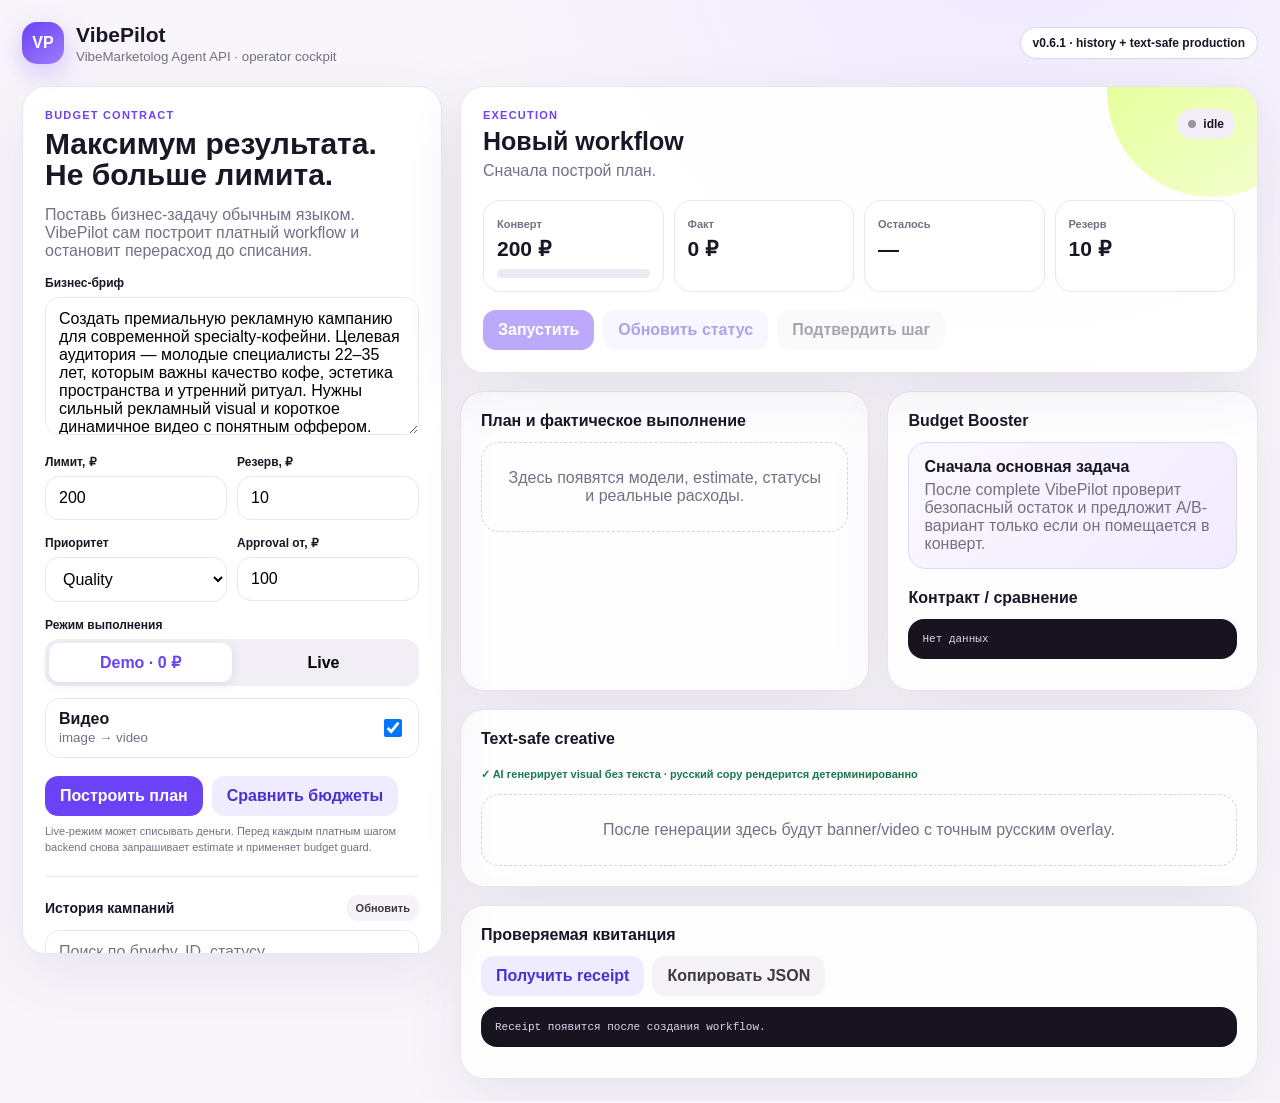
<file: app/pilot.html>
<!doctype html>
<html lang="ru">
<head>
  <meta charset="utf-8">
  <meta name="viewport" content="width=device-width, initial-scale=1">
  <title>VibePilot — budget-aware AI production</title>
  <style>
    :root{--ink:#191625;--muted:#756f84;--line:#e9e4ef;--bg:#f8f6fb;--card:#fff;--violet:#6b42f5;--violet2:#8d6bff;--lime:#d8ff6a;--good:#19794b;--warn:#a86800;--bad:#b83045;--shadow:0 18px 60px rgba(63,42,91,.09)}
    *{box-sizing:border-box} body{margin:0;font-family:Inter,ui-sans-serif,-apple-system,BlinkMacSystemFont,"Segoe UI",sans-serif;background:radial-gradient(circle at 80% -10%,#eee8ff 0,transparent 34%),var(--bg);color:var(--ink)}
    button,input,textarea,select{font:inherit}.shell{max-width:1420px;margin:0 auto;padding:22px}.top{display:flex;align-items:center;justify-content:space-between;gap:16px;margin-bottom:22px}.brand{display:flex;align-items:center;gap:12px}.mark{width:42px;height:42px;border-radius:15px;background:linear-gradient(145deg,var(--violet),#9d7cff);display:grid;place-items:center;color:white;font-weight:900;box-shadow:0 8px 28px rgba(107,66,245,.28)}.brand strong{font-size:21px}.brand small{display:block;color:var(--muted);margin-top:2px}.chip{border:1px solid #dcd4ef;background:white;border-radius:999px;padding:8px 12px;font-size:12px;font-weight:800}.grid{display:grid;grid-template-columns:minmax(330px,420px) 1fr;gap:18px}.panel{background:rgba(255,255,255,.92);border:1px solid var(--line);border-radius:24px;box-shadow:var(--shadow)}.builder{padding:22px;position:sticky;top:16px;height:max-content;max-height:calc(100vh - 32px);overflow:auto}.eyebrow{font-size:11px;letter-spacing:.11em;text-transform:uppercase;color:var(--violet);font-weight:900}.builder h1{font-size:30px;line-height:1.02;margin:8px 0 10px}.muted{color:var(--muted)}label{display:block;font-size:12px;font-weight:800;margin:16px 0 7px}.field,textarea,select{width:100%;border:1px solid var(--line);border-radius:14px;background:#fff;padding:12px 13px;outline:none}.field:focus,textarea:focus,select:focus{border-color:#b6a3ff;box-shadow:0 0 0 4px #f0edff}textarea{min-height:138px;resize:vertical}.row{display:grid;grid-template-columns:1fr 1fr;gap:10px}.seg{display:grid;grid-template-columns:1fr 1fr;background:#f1eef6;border-radius:14px;padding:4px}.seg button{border:0;background:transparent;padding:10px;border-radius:10px;cursor:pointer;font-weight:800}.seg button.on{background:white;color:var(--violet);box-shadow:0 3px 12px rgba(42,28,64,.08)}.toggle{display:flex;align-items:center;justify-content:space-between;border:1px solid var(--line);border-radius:14px;padding:11px 13px;margin-top:12px}.toggle input{width:18px;height:18px}.actions{display:flex;gap:9px;flex-wrap:wrap;margin-top:18px}.btn{border:0;border-radius:13px;padding:11px 15px;font-weight:900;cursor:pointer}.primary{background:var(--violet);color:#fff}.secondary{background:#f0ecff;color:#4d2fd1}.ghost{background:#f5f3f8;color:#3e3947}.danger{background:#ffe9ed;color:var(--bad)}.btn:disabled{opacity:.45;cursor:not-allowed}.workspace{display:flex;flex-direction:column;gap:18px}.hero{padding:22px;overflow:hidden;position:relative}.hero:after{content:"";position:absolute;width:210px;height:210px;border-radius:50%;right:-60px;top:-100px;background:linear-gradient(145deg,#d8ff6a,#f3ffcb);opacity:.8}.heroline{display:flex;justify-content:space-between;align-items:flex-start;gap:15px;position:relative;z-index:1}.hero h2{font-size:25px;margin:6px 0}.status{display:inline-flex;align-items:center;gap:7px;border-radius:999px;padding:8px 11px;font-size:12px;font-weight:900;background:#f1eef7}.dot{width:8px;height:8px;border-radius:50%;background:#999}.status.complete .dot{background:#38a36f}.status.running .dot{background:#7452ff}.status.awaiting_approval .dot{background:#eea824}.metrics{display:grid;grid-template-columns:repeat(4,1fr);gap:10px;margin-top:20px;position:relative;z-index:1}.metric{border:1px solid var(--line);border-radius:17px;padding:13px;background:#fff}.metric b{display:block;font-size:21px;margin-top:5px}.metric span{font-size:11px;color:var(--muted);font-weight:700}.bar{height:9px;background:#eeeaf3;border-radius:999px;overflow:hidden;margin-top:8px}.bar i{display:block;height:100%;background:linear-gradient(90deg,var(--violet),var(--violet2));border-radius:inherit;width:0}.cards{display:grid;grid-template-columns:1.05fr .95fr;gap:18px}.section{padding:20px}.section h3{margin:0 0 12px;font-size:16px}.steps{display:flex;flex-direction:column;gap:9px}.step{display:grid;grid-template-columns:32px 1fr auto;gap:10px;align-items:center;padding:11px;border:1px solid var(--line);border-radius:15px}.stepicon{width:30px;height:30px;border-radius:10px;background:#f1edff;display:grid;place-items:center;font-size:12px;font-weight:900;color:var(--violet)}.step b{font-size:13px}.step small{display:block;color:var(--muted);margin-top:3px}.cost{font-size:12px;font-weight:900}.badge{font-size:10px;padding:5px 7px;border-radius:999px;background:#f4f1f7;color:#686175;font-weight:900}.badge.complete,.badge.simulated{background:#e8f8ef;color:var(--good)}.badge.running{background:#eee9ff;color:var(--violet)}.badge.awaiting_approval{background:#fff3d7;color:var(--warn)}.creative-grid{display:grid;grid-template-columns:1fr 1fr;gap:12px}.media{position:relative;aspect-ratio:1/1;border-radius:20px;overflow:hidden;background:linear-gradient(145deg,#f0ecf7,#ddd6eb);border:1px solid var(--line)}.media.wide{aspect-ratio:16/9;grid-column:1/-1}.media img,.media video{width:100%;height:100%;object-fit:cover;display:block}.overlay{position:absolute;inset:0;display:flex;flex-direction:column;justify-content:flex-end;padding:7%;background:linear-gradient(180deg,transparent 30%,rgba(17,12,26,.72));color:white;pointer-events:none}.overlay h4{font-size:clamp(20px,2.2vw,38px);line-height:1;margin:0 0 7px;max-width:78%}.overlay p{margin:0 0 10px;max-width:75%;font-size:clamp(11px,1.1vw,16px)}.offer{display:inline-flex;width:max-content;max-width:82%;padding:7px 10px;border-radius:9px;background:var(--lime);color:#191625;font-weight:900;font-size:11px}.empty{border:1px dashed #d7d0df;border-radius:18px;padding:26px;color:var(--muted);text-align:center}.booster{border:1px solid #dfd7f4;background:linear-gradient(135deg,#fbf9ff,#f0ebff);border-radius:18px;padding:15px}.booster strong{display:block;margin-bottom:5px}.booster .money{font-size:23px;font-weight:950;color:var(--violet)}pre{white-space:pre-wrap;word-break:break-word;background:#171420;color:#dcd5eb;border-radius:16px;padding:14px;max-height:280px;overflow:auto;font-size:11px}.toast{position:fixed;right:22px;bottom:22px;background:#191625;color:white;border-radius:14px;padding:12px 15px;box-shadow:var(--shadow);display:none;max-width:380px;z-index:9}.toast.show{display:block}.note{font-size:11px;line-height:1.45;color:var(--muted);margin-top:8px}.safe{display:inline-flex;align-items:center;gap:6px;color:var(--good);font-size:11px;font-weight:900;margin-top:8px}.livebox{display:none}.livebox.show{display:block}.receipt-actions{display:flex;gap:8px;flex-wrap:wrap;margin-bottom:10px}.history{margin-top:20px;padding-top:18px;border-top:1px solid var(--line)}.history-head{display:flex;align-items:center;justify-content:space-between;gap:8px;margin-bottom:9px}.history-head h3{margin:0;font-size:14px}.history-search{margin-bottom:9px}.history-list{display:flex;flex-direction:column;gap:7px;max-height:310px;overflow:auto;padding-right:2px}.history-item{width:100%;text-align:left;border:1px solid var(--line);background:#fff;border-radius:13px;padding:10px;cursor:pointer;color:var(--ink)}.history-item:hover{border-color:#b6a3ff;background:#fbfaff}.history-item.active{border-color:var(--violet);box-shadow:0 0 0 2px #eee9ff}.history-title{font-size:12px;font-weight:900;white-space:nowrap;overflow:hidden;text-overflow:ellipsis}.history-meta{display:flex;justify-content:space-between;gap:8px;margin-top:5px;color:var(--muted);font-size:10px}.history-money{font-weight:900;color:var(--violet)}.mini{padding:7px 9px;border-radius:10px;font-size:11px}@media(max-width:1050px){.grid{grid-template-columns:1fr}.builder{position:relative;top:0;max-height:none;overflow:visible}.cards{grid-template-columns:1fr}}@media(max-width:700px){.shell{padding:12px}.top{align-items:flex-start}.chip{display:none}.panel{border-radius:18px}.builder,.hero,.section{padding:16px}.metrics{grid-template-columns:1fr 1fr}.creative-grid{grid-template-columns:1fr}.media.wide{grid-column:auto}.row{grid-template-columns:1fr}.heroline{flex-direction:column}.builder h1{font-size:26px}}
  </style>
</head>
<body>
<div class="shell">
  <header class="top">
    <div class="brand"><div class="mark">VP</div><div><strong>VibePilot</strong><small>VibeMarketolog Agent API · operator cockpit</small></div></div>
    <div class="chip">v0.6.1 · history + text-safe production</div>
  </header>
  <main class="grid">
    <aside class="panel builder">
      <div class="eyebrow">Budget Contract</div>
      <h1>Максимум результата.<br>Не больше лимита.</h1>
      <p class="muted">Поставь бизнес-задачу обычным языком. VibePilot сам построит платный workflow и остановит перерасход до списания.</p>
      <label for="brief">Бизнес-бриф</label>
      <textarea id="brief">Создать премиальную рекламную кампанию для современной specialty-кофейни. Целевая аудитория — молодые специалисты 22–35 лет, которым важны качество кофе, эстетика пространства и утренний ритуал. Нужны сильный рекламный visual и короткое динамичное видео с понятным оффером.</textarea>
      <div class="row">
        <div><label for="budget">Лимит, ₽</label><input class="field" id="budget" type="number" min="10" value="200"></div>
        <div><label for="reserve">Резерв, ₽</label><input class="field" id="reserve" type="number" min="0" value="10"></div>
      </div>
      <div class="row">
        <div><label for="priority">Приоритет</label><select id="priority"><option value="economy">Economy</option><option value="balanced">Balanced</option><option value="quality" selected>Quality</option></select></div>
        <div><label for="approval">Approval от, ₽</label><input class="field" id="approval" type="number" min="1" value="100"></div>
      </div>
      <label>Режим выполнения</label>
      <div class="seg"><button id="demoBtn" class="on" onclick="setMode('demo')">Demo · 0 ₽</button><button id="liveBtn" onclick="setMode('live')">Live</button></div>
      <div id="liveBox" class="livebox"><label for="liveKey">VibePilot Live Key</label><input class="field" id="liveKey" type="password" autocomplete="off" placeholder="Хранится только в этой вкладке"><div class="note">Ключ сохраняется только в sessionStorage браузера и не отправляется на frontend-хостинг.</div></div>
      <div class="toggle"><span><b>Видео</b><br><small class="muted">image → video</small></span><input id="video" type="checkbox" checked></div>
      <div class="actions"><button class="btn primary" id="planBtn" onclick="plan()">Построить план</button><button class="btn secondary" onclick="compare()">Сравнить бюджеты</button></div>
      <div class="note">Live-режим может списывать деньги. Перед каждым платным шагом backend снова запрашивает estimate и применяет budget guard.</div>
      <div class="history">
        <div class="history-head">
          <h3>История кампаний</h3>
          <button class="btn ghost mini" onclick="loadHistory()">Обновить</button>
        </div>
        <input class="field history-search" id="historySearch" type="search"
          placeholder="Поиск по брифу, ID, статусу"
          oninput="renderHistory()">
        <div id="historyList" class="history-list">
          <div class="empty">История приватна. Для доступа используется VibePilot Live Key.</div>
        </div>
        <div class="note">Кампании хранятся в PostgreSQL и остаются доступны после новых запусков и redeploy.</div>
      </div>
    </aside>

    <section class="workspace">
      <div class="panel hero">
        <div class="heroline"><div><div class="eyebrow">Execution</div><h2 id="workflowTitle">Новый workflow</h2><div class="muted" id="workflowId">Сначала построй план.</div></div><div id="status" class="status"><i class="dot"></i><span>idle</span></div></div>
        <div class="metrics">
          <div class="metric"><span>Конверт</span><b id="mBudget">200 ₽</b><div class="bar"><i id="spendBar"></i></div></div>
          <div class="metric"><span>Факт</span><b id="mSpend">0 ₽</b></div>
          <div class="metric"><span>Осталось</span><b id="mRemain">—</b></div>
          <div class="metric"><span>Резерв</span><b id="mReserve">10 ₽</b></div>
        </div>
        <div class="actions"><button id="executeBtn" class="btn primary" onclick="executeWorkflow()" disabled>Запустить</button><button id="refreshBtn" class="btn secondary" onclick="refreshWorkflow()" disabled>Обновить статус</button><button id="approveBtn" class="btn ghost" onclick="approveWorkflow()" disabled>Подтвердить шаг</button></div>
      </div>

      <div class="cards">
        <div class="panel section"><h3>План и фактическое выполнение</h3><div id="steps" class="steps"><div class="empty">Здесь появятся модели, estimate, статусы и реальные расходы.</div></div></div>
        <div class="panel section"><h3>Budget Booster</h3><div id="booster" class="booster"><strong>Сначала основная задача</strong><div class="muted">После complete VibePilot проверит безопасный остаток и предложит A/B-вариант только если он помещается в конверт.</div></div><h3 style="margin-top:20px">Контракт / сравнение</h3><pre id="compareBox">Нет данных</pre></div>
      </div>

      <div class="panel section"><h3>Text-safe creative</h3><div class="safe">✓ AI генерирует visual без текста · русский copy рендерится детерминированно</div><div id="creative" class="creative-grid" style="margin-top:12px"><div class="empty" style="grid-column:1/-1">После генерации здесь будут banner/video с точным русским overlay.</div></div></div>

      <div class="panel section"><h3>Проверяемая квитанция</h3><div class="receipt-actions"><button class="btn secondary" onclick="loadReceipt()">Получить receipt</button><button class="btn ghost" onclick="copyReceipt()">Копировать JSON</button></div><pre id="receiptBox">Receipt появится после создания workflow.</pre></div>
    </section>
  </main>
</div>
<div id="toast" class="toast"></div>
<script>
let mode='demo', wf=null, receipt=null, historyItems=[];
const $=id=>document.getElementById(id);
function setMode(v){mode=v;$('demoBtn').classList.toggle('on',v==='demo');$('liveBtn').classList.toggle('on',v==='live');$('liveBox').classList.toggle('show',v==='live');if(v==='live')$('liveKey').value=sessionStorage.getItem('vp_live_key')||''}
function key(){const v=$('liveKey').value.trim();if(v)sessionStorage.setItem('vp_live_key',v);return v}
function headers(json=true){const h={};if(json)h['Content-Type']='application/json';if(mode==='live'&&key())h['X-VibePilot-Live-Key']=key();return h}
function money(v){return `${Number(v||0).toFixed(2).replace('.00','')} ₽`}
function operatorKey(){return $('liveKey').value.trim()||sessionStorage.getItem('vp_live_key')||''}
function operatorHeaders(){const h={};const k=operatorKey();if(k)h['X-VibePilot-Live-Key']=k;return h}
function historyDate(v){try{return new Date(v).toLocaleString('ru-RU',{day:'2-digit',month:'short',hour:'2-digit',minute:'2-digit'})}catch{return''}}
async function loadHistory(){const k=operatorKey();if(!k){$('historyList').innerHTML='<div class="empty">Переключитесь в Live и введите VibePilot Live Key, чтобы открыть приватную историю.</div>';return}try{const d=await api('/api/v1/campaigns?limit=100',{headers:operatorHeaders()});historyItems=d.items||[];renderHistory()}catch(e){$('historyList').innerHTML=`<div class="empty">${esc(e.message)}</div>`}}
function renderHistory(){const box=$('historyList');if(!box)return;const q=($('historySearch').value||'').trim().toLowerCase();const items=historyItems.filter(x=>!q||`${x.brief} ${x.id} ${x.status} ${x.priority} ${x.mode}`.toLowerCase().includes(q));if(!items.length){box.innerHTML='<div class="empty">Кампании не найдены.</div>';return}box.innerHTML=items.map(x=>`<button class="history-item ${wf&&wf.id===x.id?'active':''}" onclick="openCampaign('${attr(x.id)}','${attr(x.mode)}')"><div class="history-title">${esc(x.brief)}</div><div class="history-meta"><span>${historyDate(x.updated_at)} · ${esc(x.status)} · ${esc(x.priority)}</span><span class="history-money">${money(x.net_spend_rub)}</span></div></button>`).join('')}
async function openCampaign(id,expectedMode){if(expectedMode==='live'&&!operatorKey()){setMode('live');toast('Введите VibePilot Live Key для открытия live-кампании');return}try{setMode(expectedMode);wf=await api(`/api/v1/workflows/${id}`,{headers:expectedMode==='live'?operatorHeaders():{}});mode=wf.mode;setMode(wf.mode);$('brief').value=wf.brief;$('budget').value=wf.budget_rub;$('reserve').value=wf.reserve_rub;$('priority').value=wf.priority;$('approval').value=wf.approval_required_above_rub;$('video').checked=wf.include_video;receipt=null;$('receiptBox').textContent='Нажмите «Получить receipt», чтобы загрузить квитанцию этой кампании.';render();await refreshCreative();await refreshBooster();renderHistory();toast('Кампания восстановлена из истории')}catch(e){toast(e.message)}}
function toast(t){$('toast').textContent=t;$('toast').classList.add('show');setTimeout(()=>$('toast').classList.remove('show'),3600)}
async function api(path,opt={}){const r=await fetch(path,opt);let d={};try{d=await r.json()}catch{}if(!r.ok){const x=d.detail||d;throw new Error(x.message||x.code||`HTTP ${r.status}`)}return d}
function body(){return{brief:$('brief').value.trim(),budget_rub:Number($('budget').value),priority:$('priority').value,execution_mode:mode,approval_required_above_rub:Number($('approval').value),include_video:$('video').checked,reserve_rub:Number($('reserve').value),price_drift_tolerance_rub:3}}
async function plan(){try{if(mode==='live'&&!key())throw new Error('Введите VibePilot Live Key');$('planBtn').disabled=true;wf=await api('/api/v1/workflows/plan',{method:'POST',headers:headers(),body:JSON.stringify(body())});render();await refreshCreative();await refreshBooster();if(operatorKey())await loadHistory();toast('План построен без списания')}catch(e){toast(e.message)}finally{$('planBtn').disabled=false}}
async function compare(){try{const b=body();const max=b.budget_rub;const vals=[Math.max(10,Math.round(max*.5)),Math.max(10,Math.round(max*.75)),max];const d=await api('/api/v1/budget/compare',{method:'POST',headers:headers(),body:JSON.stringify({brief:b.brief,budgets_rub:vals,execution_mode:b.execution_mode,approval_required_above_rub:b.approval_required_above_rub,reserve_rub:b.reserve_rub,price_drift_tolerance_rub:3,include_video:b.include_video})});$('compareBox').textContent=JSON.stringify(d.scenarios,null,2)}catch(e){toast(e.message)}}
async function executeWorkflow(){if(!wf)return;try{wf=await api(`/api/v1/workflows/${wf.id}/execute`,{method:'POST',headers:headers()});render();await refreshCreative();await refreshBooster();if(operatorKey())await loadHistory()}catch(e){toast(e.message)}}
async function refreshWorkflow(){if(!wf)return;try{wf=await api(`/api/v1/workflows/${wf.id}/refresh`,{method:'POST',headers:headers()});render();await refreshCreative();await refreshBooster();if(operatorKey())await loadHistory()}catch(e){toast(e.message)}}
async function approveWorkflow(){if(!wf)return;try{wf=await api(`/api/v1/workflows/${wf.id}/approve`,{method:'POST',headers:headers(),body:JSON.stringify({approved:true,note:'Approved in VibePilot operator UI'})});render();await refreshCreative();await refreshBooster();if(operatorKey())await loadHistory()}catch(e){toast(e.message)}}
async function loadReceipt(){if(!wf)return toast('Сначала создайте workflow');try{receipt=await api(`/api/v1/workflows/${wf.id}/receipt`,{headers:headers(false)});$('receiptBox').textContent=JSON.stringify(receipt,null,2)}catch(e){toast(e.message)}}
async function copyReceipt(){if(!receipt)return toast('Сначала получите receipt');await navigator.clipboard.writeText(JSON.stringify(receipt,null,2));toast('Receipt скопирован')}
async function refreshBooster(){if(!wf)return;try{const b=await api(`/api/v1/workflows/${wf.id}/booster`,{headers:headers(false)});$('booster').innerHTML=`<strong>${b.eligible?'Свободный бюджет можно превратить в A/B-тест':'Budget guard активен'}</strong><div class="money">${money(b.available_rub)}</div><div class="muted">${esc(b.reason)}</div>${b.eligible?'<div class="actions"><button class="btn primary" onclick="runBooster()">Сделать вариант B</button></div>':''}`}catch{}}
async function runBooster(){if(!wf)return;try{wf=await api(`/api/v1/workflows/${wf.id}/booster`,{method:'POST',headers:headers(false)});render();await refreshCreative();await refreshBooster();if(operatorKey())await loadHistory();toast('A/B-вариант добавлен без выхода за конверт')}catch(e){toast(e.message)}}
async function refreshCreative(){if(!wf)return;try{const c=await api(`/api/v1/workflows/${wf.id}/creative`,{headers:headers(false)});renderCreative(c)}catch{}}
function render(){if(!wf)return;$('workflowTitle').textContent=wf.brief.slice(0,70);$('workflowId').textContent=`${wf.id} · ${wf.mode} · ${wf.priority}`;$('status').className=`status ${wf.status}`;$('status').querySelector('span').textContent=wf.status;$('mBudget').textContent=money(wf.budget_rub);$('mSpend').textContent=money(wf.actual_spend_rub-wf.refunded_rub);$('mRemain').textContent=money(wf.remaining_budget_rub);$('mReserve').textContent=money(wf.reserve_rub);$('spendBar').style.width=`${Math.min(100,100*(wf.actual_spend_rub-wf.refunded_rub)/wf.budget_rub)}%`;$('executeBtn').disabled=!['planned','running'].includes(wf.status);$('refreshBtn').disabled=!['running','awaiting_approval'].includes(wf.status);$('approveBtn').disabled=wf.status!=='awaiting_approval';$('steps').innerHTML=wf.steps.map((s,i)=>`<div class="step"><div class="stepicon">${i+1}</div><div><b>${esc(s.title)}</b><small>${esc(s.model)} · ${esc(s.reason||'')}</small></div><div style="text-align:right"><div class="cost">${money(s.actual_cost_rub||s.estimated_cost_rub)}</div><span class="badge ${s.status}">${esc(s.status)}</span></div></div>`).join('')}
function renderCreative(c){const cp=c.copy||{};const overlay=`<div class="overlay"><h4>${esc(cp.headline||'')}</h4><p>${esc(cp.subheadline||'')}</p><span class="offer">${esc(cp.offer||cp.cta||'')}</span></div>`;let h='';if(c.banner_url)h+=`<div class="media"><img src="${attr(c.banner_url)}" alt="banner">${overlay}</div>`;if(c.bonus_banner_url)h+=`<div class="media"><img src="${attr(c.bonus_banner_url)}" alt="variant B">${overlay}</div>`;if(c.video_url)h+=`<div class="media wide"><video src="${attr(c.video_url)}" controls muted loop playsinline></video>${overlay}</div>`;$('creative').innerHTML=h||'<div class="empty" style="grid-column:1/-1">Media ещё не готовы.</div>'}
function esc(v){return String(v??'').replace(/[&<>"']/g,x=>({'&':'&amp;','<':'&lt;','>':'&gt;','"':'&quot;',"'":'&#039;'}[x]))}
function attr(v){return esc(v)}
const savedKey=sessionStorage.getItem('vp_live_key')||'';if(savedKey)$('liveKey').value=savedKey;setMode('demo');if(savedKey)loadHistory();
</script>
</body>
</html>
</file>
